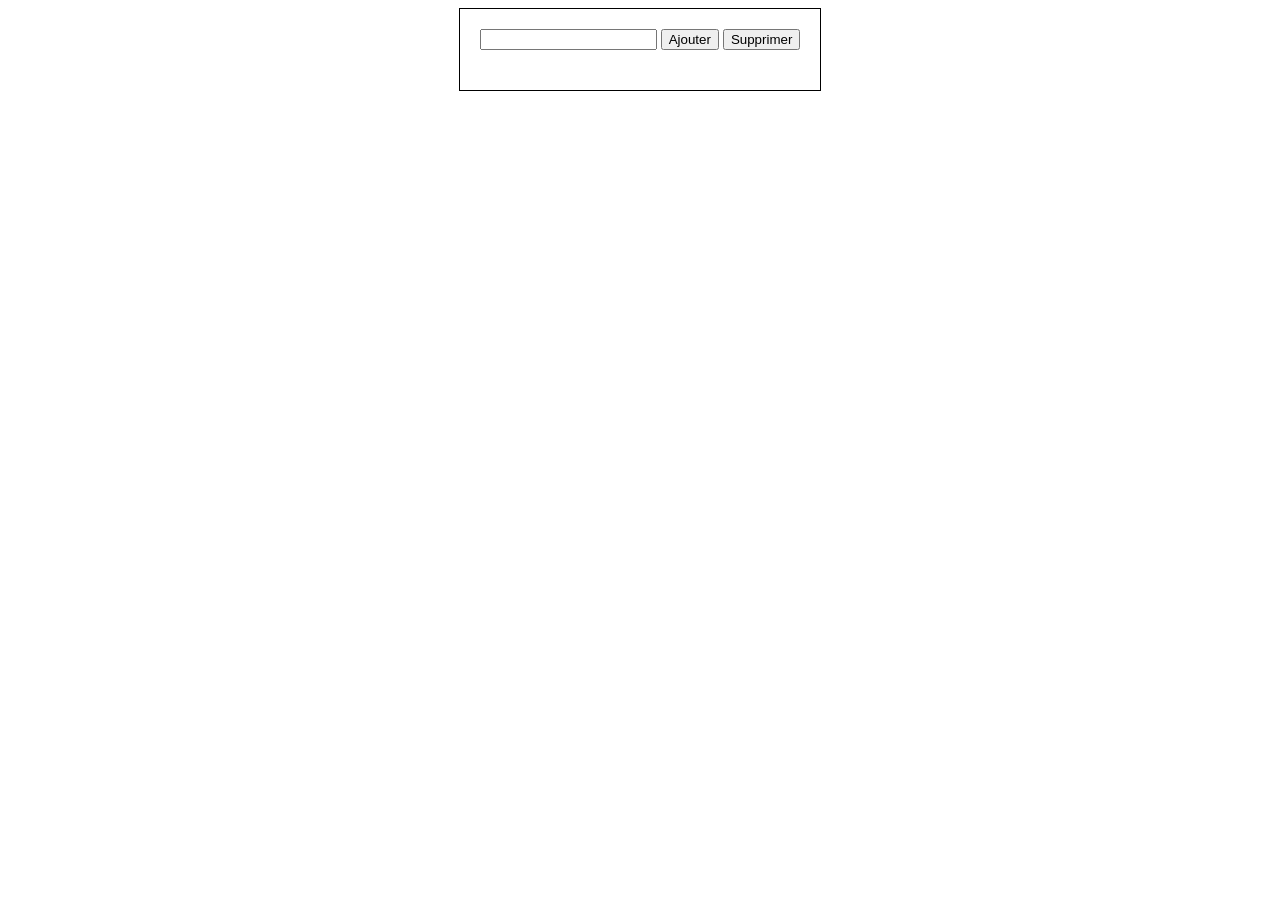
<file: exercice-1/index.html>
<!doctype html>
<html lang="en">
    <head>
        <meta charset="UTF-8" />
        <meta name="viewport" content="width=device-width, initial-scale=1.0" />
        <title>Document</title>
        <link rel="stylesheet" href="style.css">
    </head>
    <body>
        <main>
            <div class="user-input">
                <input type="text" name="nom-ville">
                <button onclick="ajouter()">Ajouter</button>
                <button onclick="supprimerVilles()">Supprimer</button>
            </div>
            <div class="list-villes">
                <ul>
                </ul>
            </div>
        </main>


        <script src="main.js"></script>
    </body>
</html>
</file>
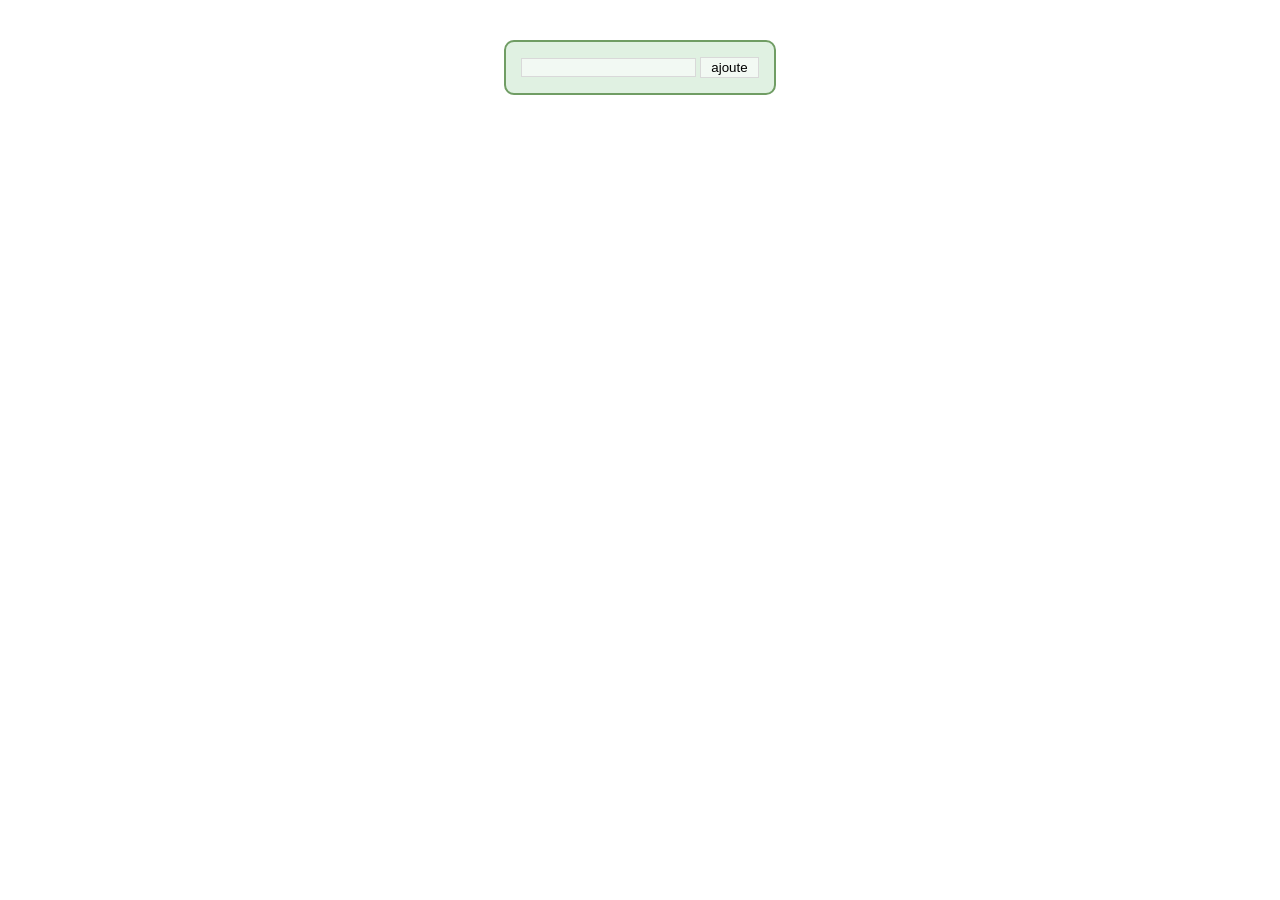
<file: exercice-2/index.html>
<!doctype html>
<html lang="en">
    <head>
        <meta charset="UTF-8" />
        <meta name="viewport" content="width=device-width, initial-scale=1.0" />
        <title>Document</title>
        <link rel="stylesheet" href="style.css">
    </head>
    <body>
        <main>
            <div class="insert-post">
                <input type="text">
                <button onclick="ajoutePoste()">ajoute</button>
            </div>
            <div class="posts">
            </div>
        </main>
        <script src="main.js"></script>
    </body>
</html>
</file>
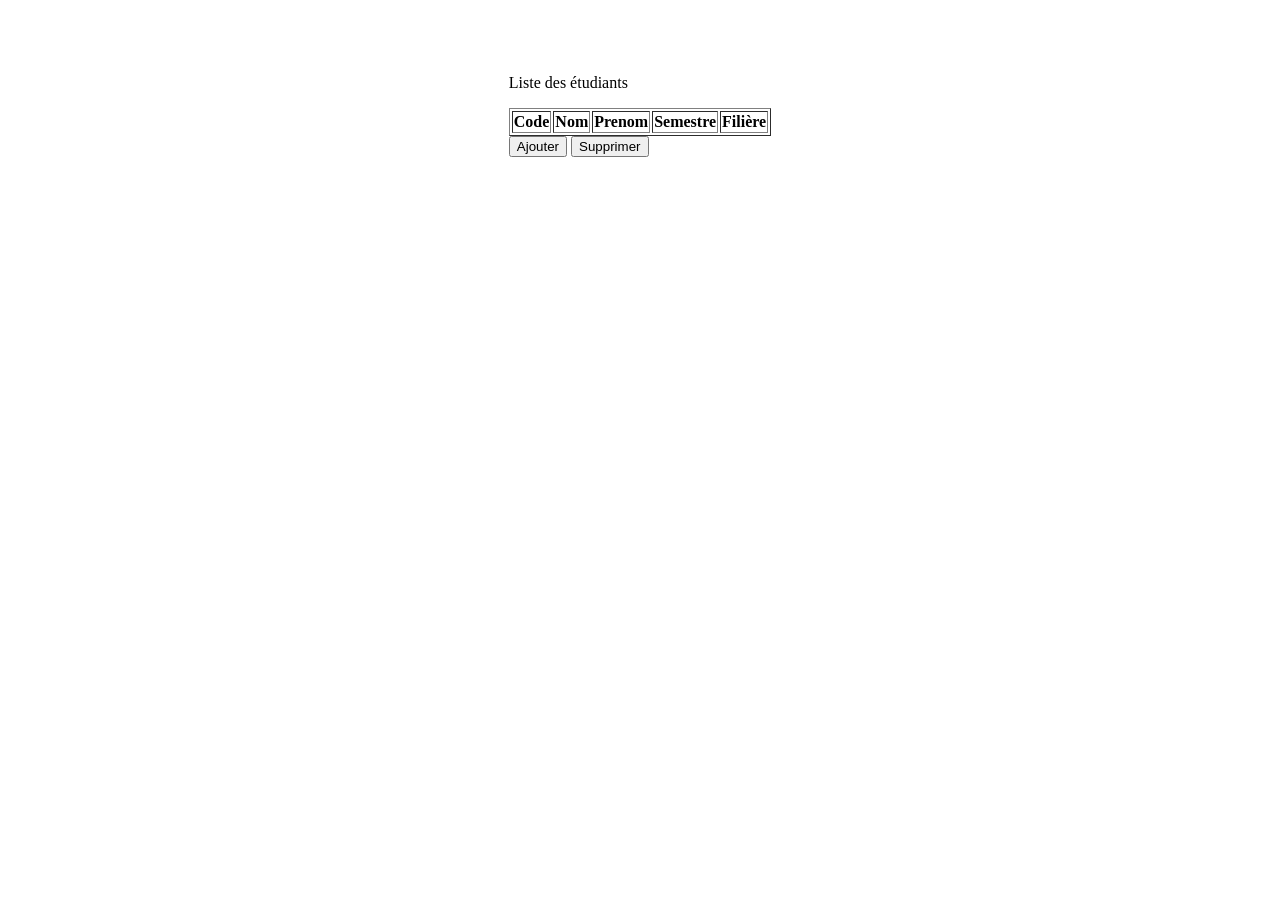
<file: exercice-3/index.html>
<!doctype html>
<html lang="en">
    <head>
        <meta charset="UTF-8" />
        <meta name="viewport" content="width=device-width, initial-scale=1.0" />
        <title>Document</title>
        <link rel="stylesheet" href="style.css">
    </head>
    <body>
        <main>
            <form action="" style="display: none;">
                <div class="champs">
                    <input type="text" name="code">
                    <input type="text" name="nom">
                    <input type="text" name="prenom">
                    <input type="text" name="semestre">
                    <input type="text" name="filiere">
                </div>
                <button type="button" onclick="ajouteEtudiant()">Ajouter</button>
                <button type="button" onclick="annuler()">Annuler</button>
            </form>
            <p>Liste des étudiants</p>
            <table border="1">
                <thead>
                    <tr>
                        <th>Code</th>
                        <th>Nom</th>
                        <th>Prenom</th>
                        <th>Semestre</th>
                        <th>Filière</th>
                    </tr>
                </thead>
                <tbody>
                    
                </tbody>
            </table>
            <button type="button" onclick="afficheFormulaire()">Ajouter</button>
            <button type="button" onclick="supprimerEtudiant()">Supprimer</button>
        </main>

        <script src="main.js"></script>
    </body>
</html>
</file>
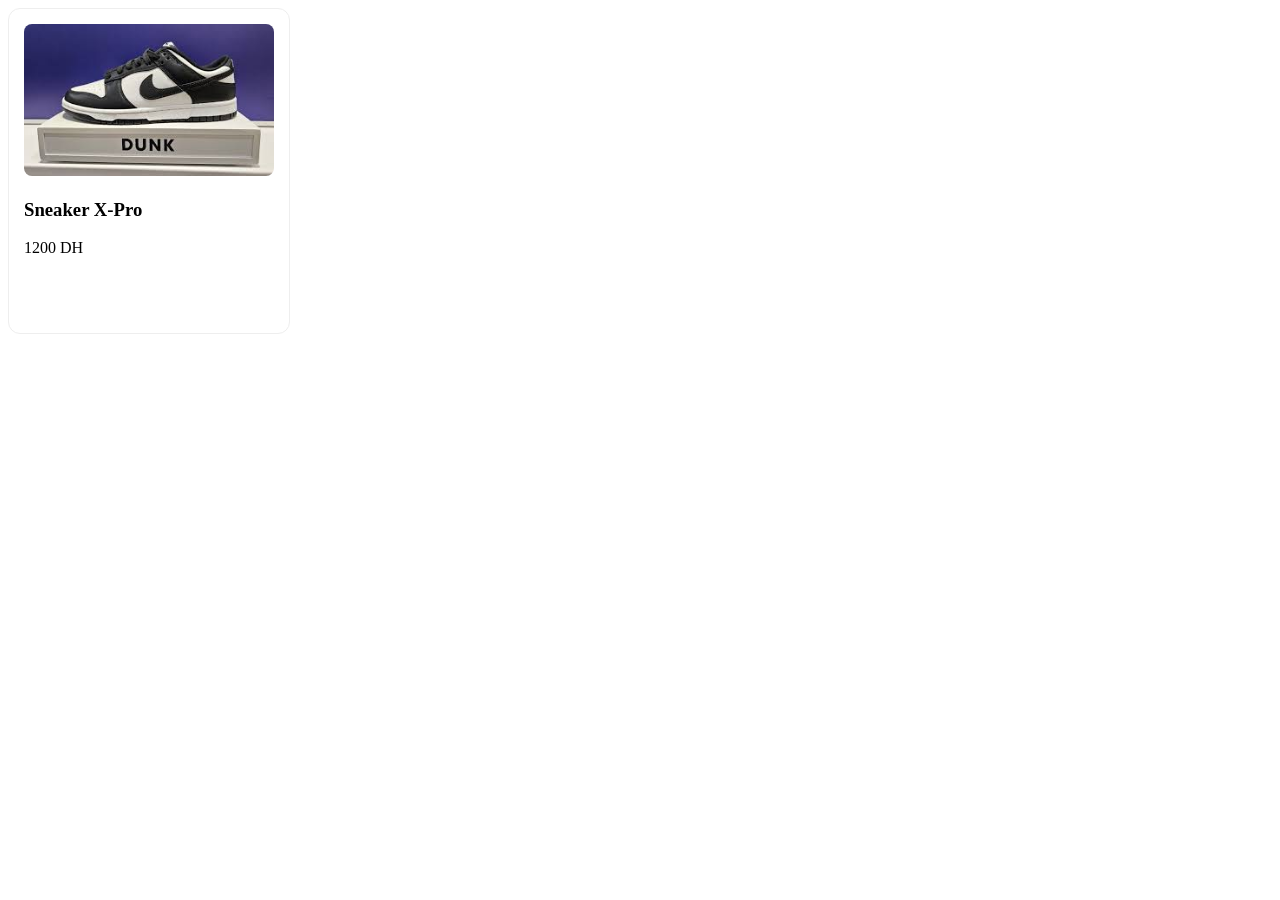
<file: events/exercice1/index.html>
<!doctype html>
<html lang="en">
    <head>
        <meta charset="UTF-8" />
        <meta name="viewport" content="width=device-width, initial-scale=1.0" />
        <title>Exercice 1</title>
        <style>
            .product-card { width: 250px; border: 1px solid #eee; border-radius: 12px; padding: 15px; position: relative; overflow: hidden; transition: box-shadow 0.3s; }
            .product-image { width: 100%; border-radius: 8px; }
            .hidden { opacity: 0; transform: translateY(20px); pointer-events: none; transition: all 0.3s ease; }
            .visible { opacity: 1; transform: translateY(0); pointer-events: auto; }
            .add-to-cart-btn { width: 100%; padding: 10px; background: #000; color: #fff; border: none; border-radius: 6px; cursor: pointer; margin-top: 10px; }
        </style>
    </head>
    <body>
        <div class="product-card" id="card">
            <img src="sneaker.jpg" alt="Sneaker X" class="product-image">
            <div class="product-info">
                <h3>Sneaker X-Pro</h3>
                <p>1200 DH</p>
            </div>
            <button id="addBtn" class="add-to-cart-btn hidden">Ajouter au panier</button>
        </div>
        <script src="main.js"></script>
    </body>
</html>
</file>
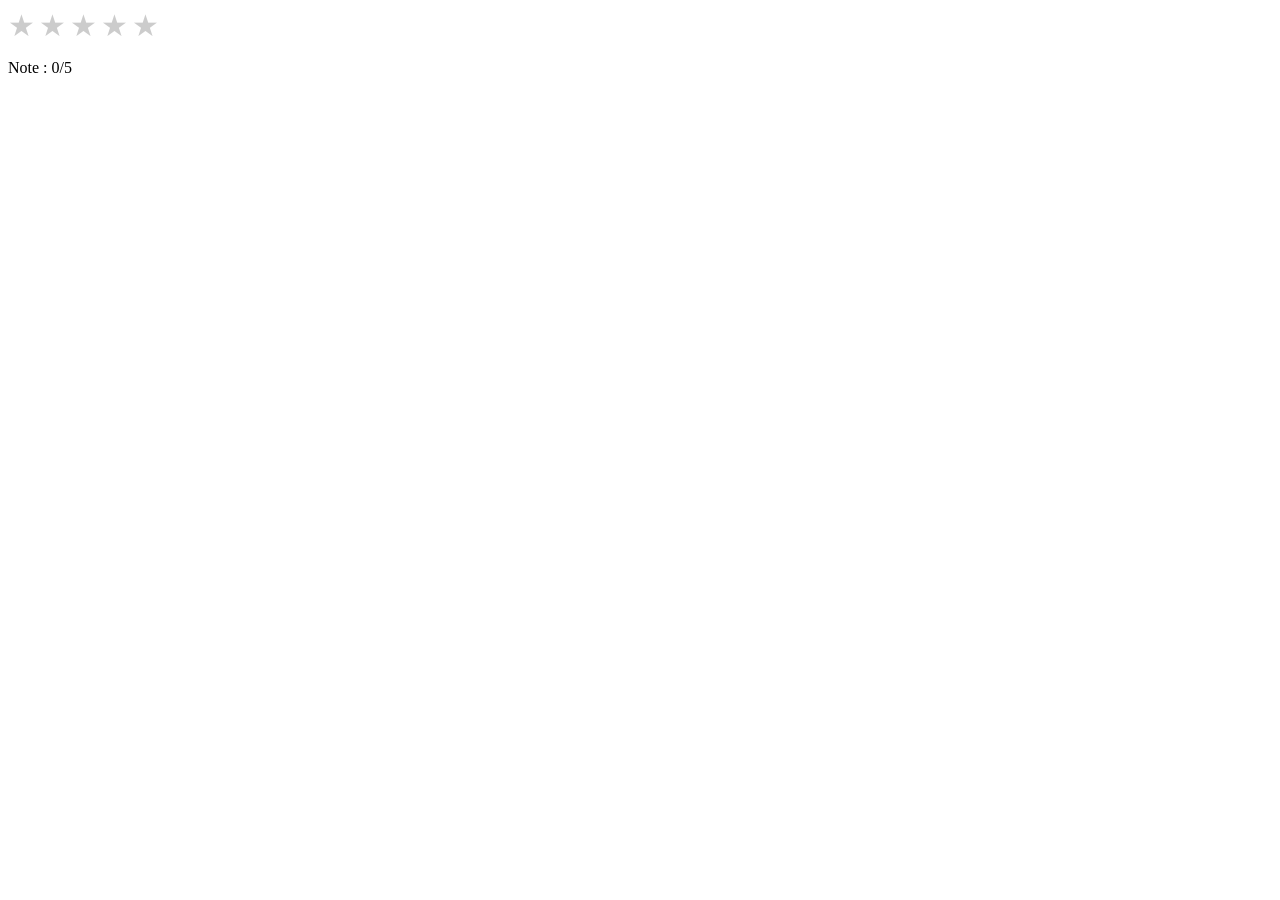
<file: events/exercice2/index.html>
<!doctype html>
<html lang="en">
    <head>
        <meta charset="UTF-8" />
        <meta name="viewport" content="width=device-width, initial-scale=1.0" />
        <title>Exercice 2</title>
        <style>
            .star { font-size: 30px; color: #ccc; cursor: pointer; transition: color 0.2s; }
            .star.hovered { color: #ffd700; } /* Jaune */
            .star.selected { color: #ffaa00; } /* Orange foncé */
        </style>
    </head>
    <body>
        <div class="rating-container" id="starRating">
            <span class="star" data-value="1">★</span>
            <span class="star" data-value="2">★</span>
            <span class="star" data-value="3">★</span>
            <span class="star" data-value="4">★</span>
            <span class="star" data-value="5">★</span>
        </div>
        <p id="ratingText">Note : 0/5</p>

        <script src="main.js"></script>
    </body>
</html>
</file>
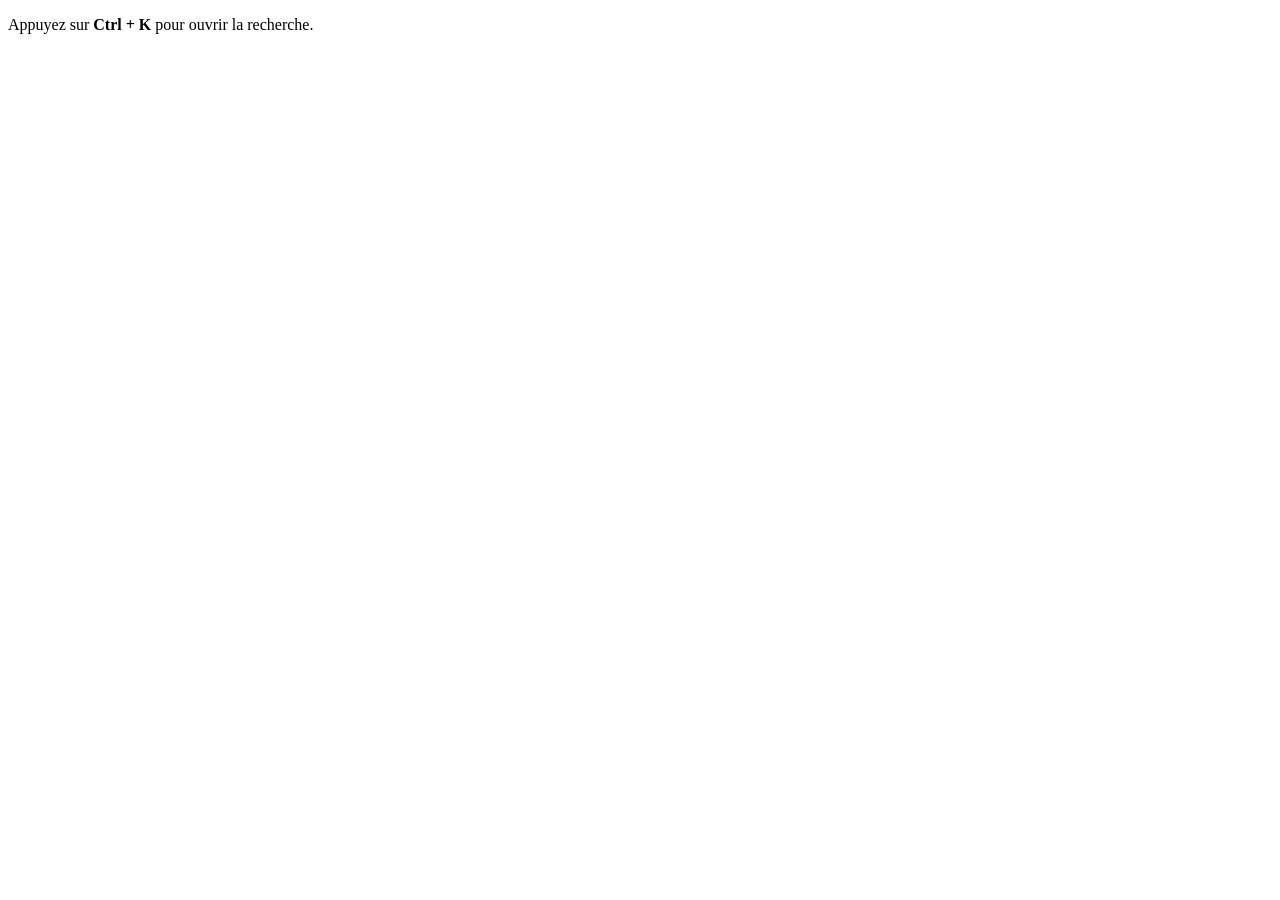
<file: events/exercice3/index.html>
<!doctype html>
<html lang="en">
    <head>
        <meta charset="UTF-8" />
        <meta name="viewport" content="width=device-width, initial-scale=1.0" />
        <title>Exercice 3</title>
        <style>
            .modal { position: fixed; top: 0; left: 0; width: 100%; height: 100%; background: rgba(0,0,0,0.5); display: flex; justify-content: center; align-items: flex-start; padding-top: 10vh; }
            .modal-content { background: white; padding: 20px; border-radius: 8px; width: 400px; }
            .modal input { width: 100%; padding: 10px; font-size: 16px; border: 1px solid #ccc; border-radius: 4px; }
            .hide { display: none; }
        </style>
    </head>
    <body>
        <div id="searchModal" class="modal hide">
            <div class="modal-content">
                <input type="text" id="searchInput" placeholder="Rechercher... (Échap pour fermer)">
            </div>
        </div>
        <p>Appuyez sur <strong>Ctrl + K</strong> pour ouvrir la recherche.</p>
        <script src="main.js"></script>
    </body>
</html>
</file>
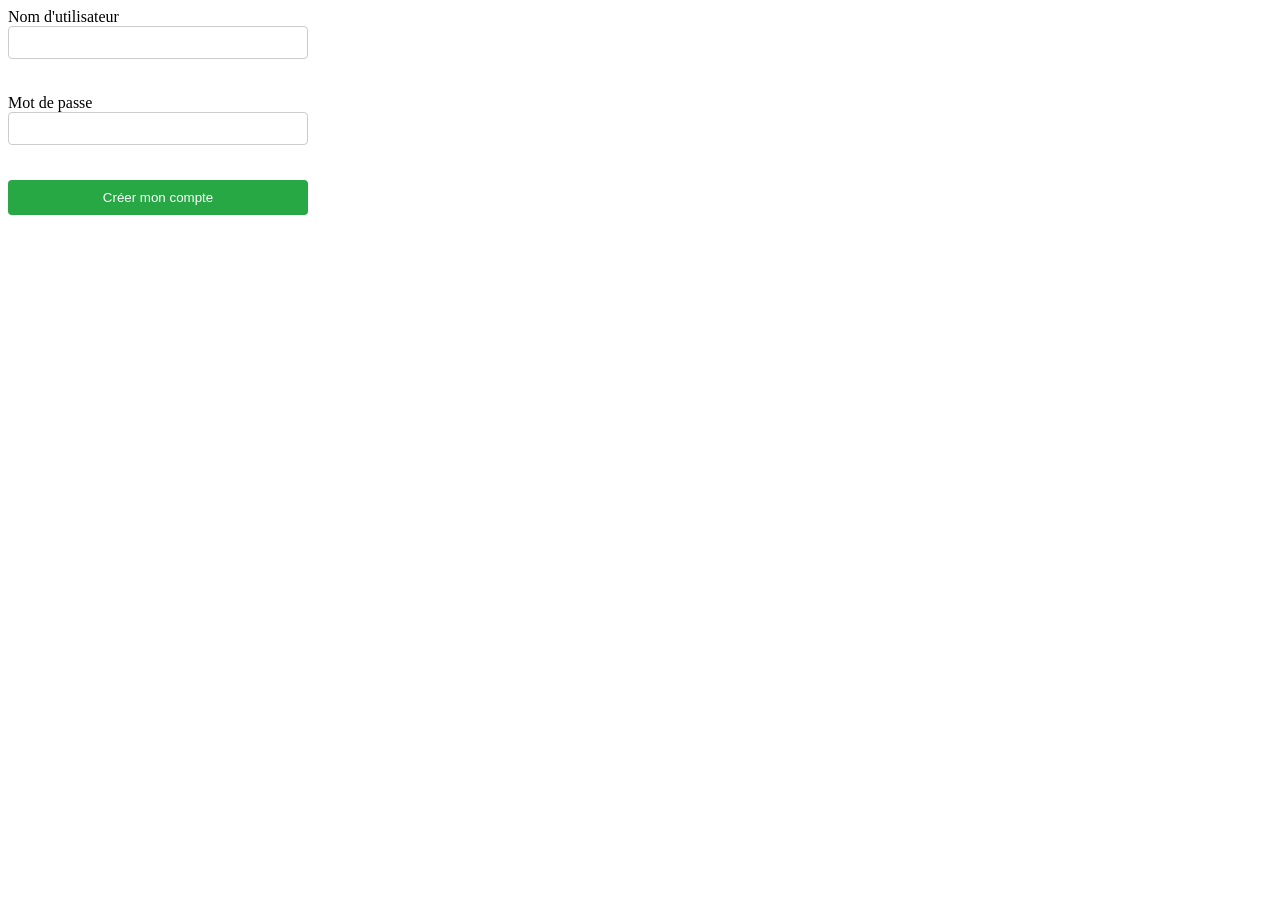
<file: events/exercice5/index.html>
<!doctype html>
<html lang="en">
    <head>
        <meta charset="UTF-8" />
        <meta name="viewport" content="width=device-width, initial-scale=1.0" />
        <title>Exercice 5</title>
        <style>
            .modern-form {
                max-width: 300px;
                display: flex;
                flex-direction: column;
                gap: 15px;
            }
            .form-group {
                display: flex;
                flex-direction: column;
            }
            input {
                padding: 8px;
                border: 1px solid #ccc;
                border-radius: 4px;
            }
            input.invalid {
                border-color: red;
            }
            .error-msg {
                color: red;
                font-size: 12px;
                height: 15px;
                margin-top: 5px;
            }
            .success {
                color: green;
                font-weight: bold;
                margin-top: 20px;
            }
            .hide {
                display: none;
            }
            button {
                padding: 10px;
                background: #28a745;
                color: white;
                border: none;
                border-radius: 4px;
                cursor: pointer;
            }
        </style>
    </head>
    <body>
        <form id="registerForm" class="modern-form">
            <div class="form-group">
                <label>Nom d'utilisateur</label>
                <input type="text" id="username" name="username"/>
                <span class="error-msg" id="errorName"></span>
            </div>
            <div class="form-group">
                <label>Mot de passe</label>
                <input type="password" id="password" name="pass"/>
                <span class="error-msg" id="errorPwd"></span>
            </div>
            <button type="submit">Créer mon compte</button>
        </form>
        <div id="successMsg" class="success hide">Inscription réussie !</div>
        <script src="main.js"></script>
    </body>
</html>
</file>
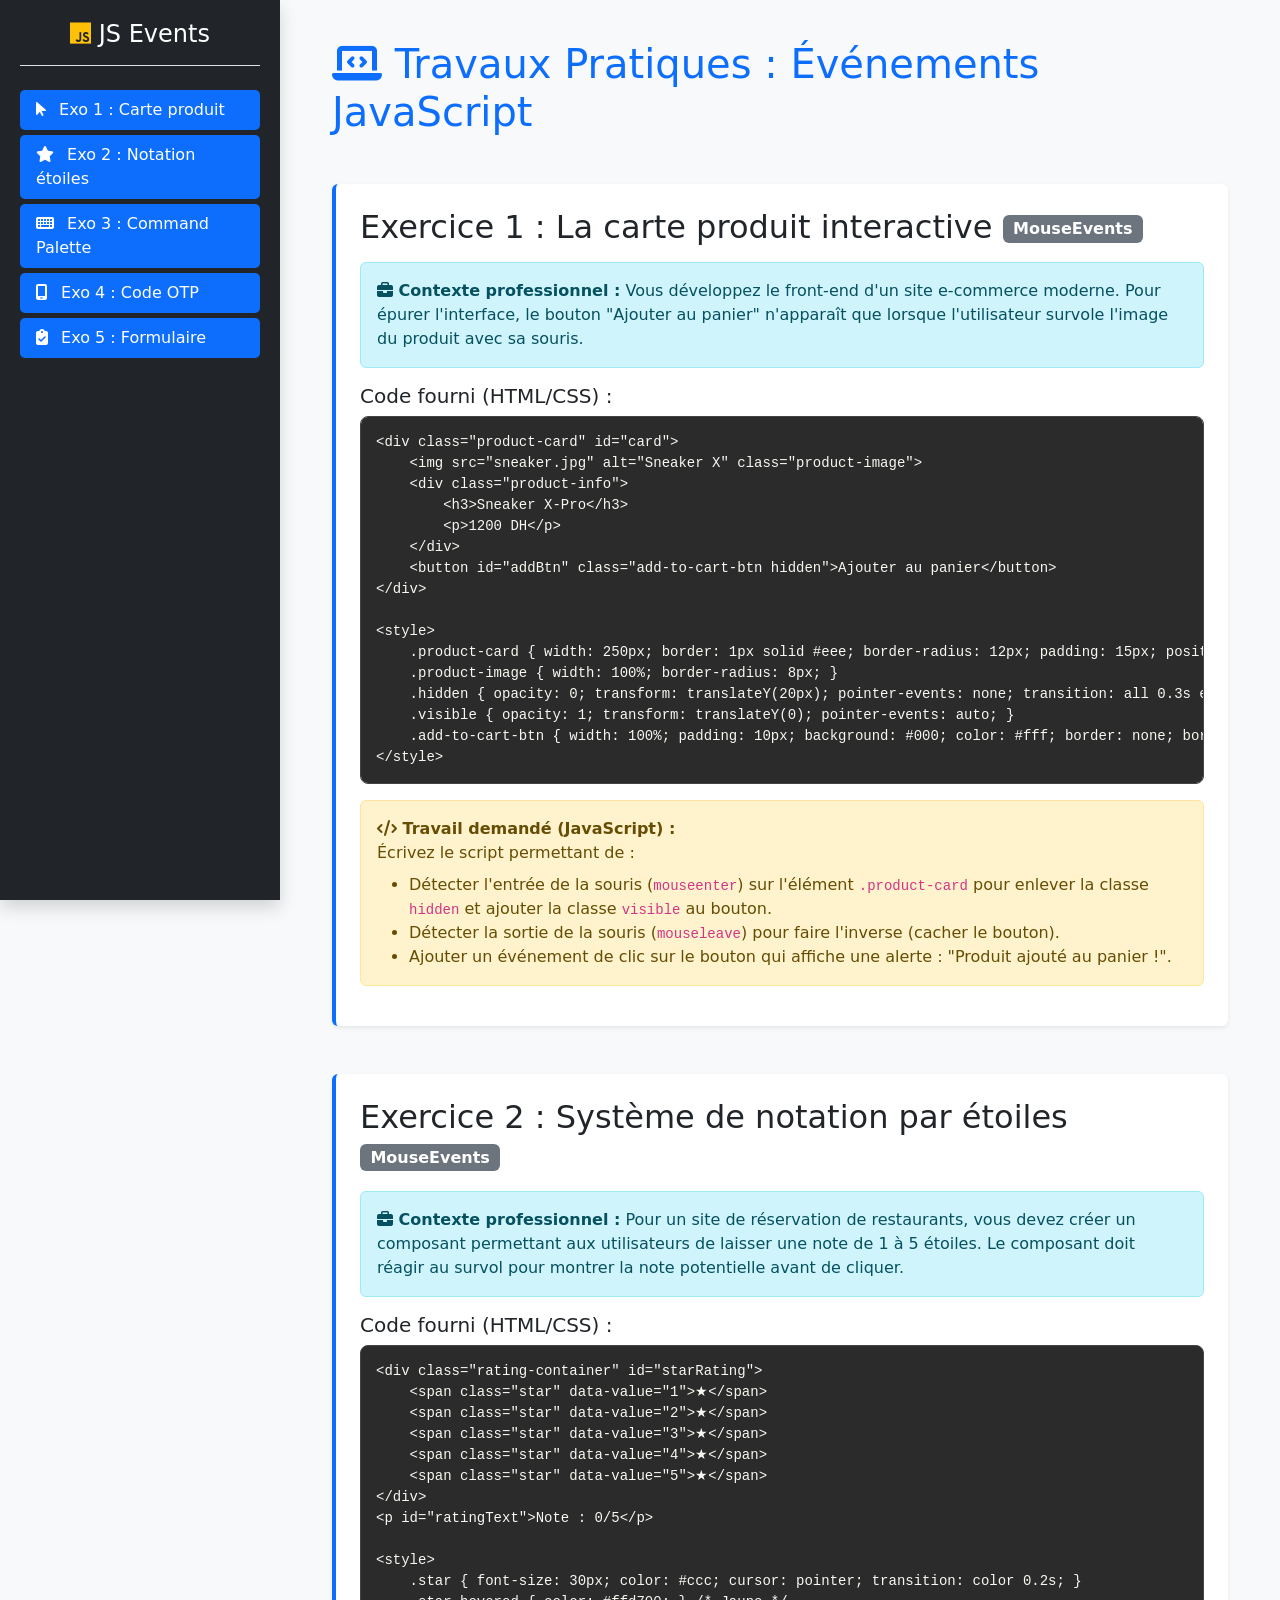
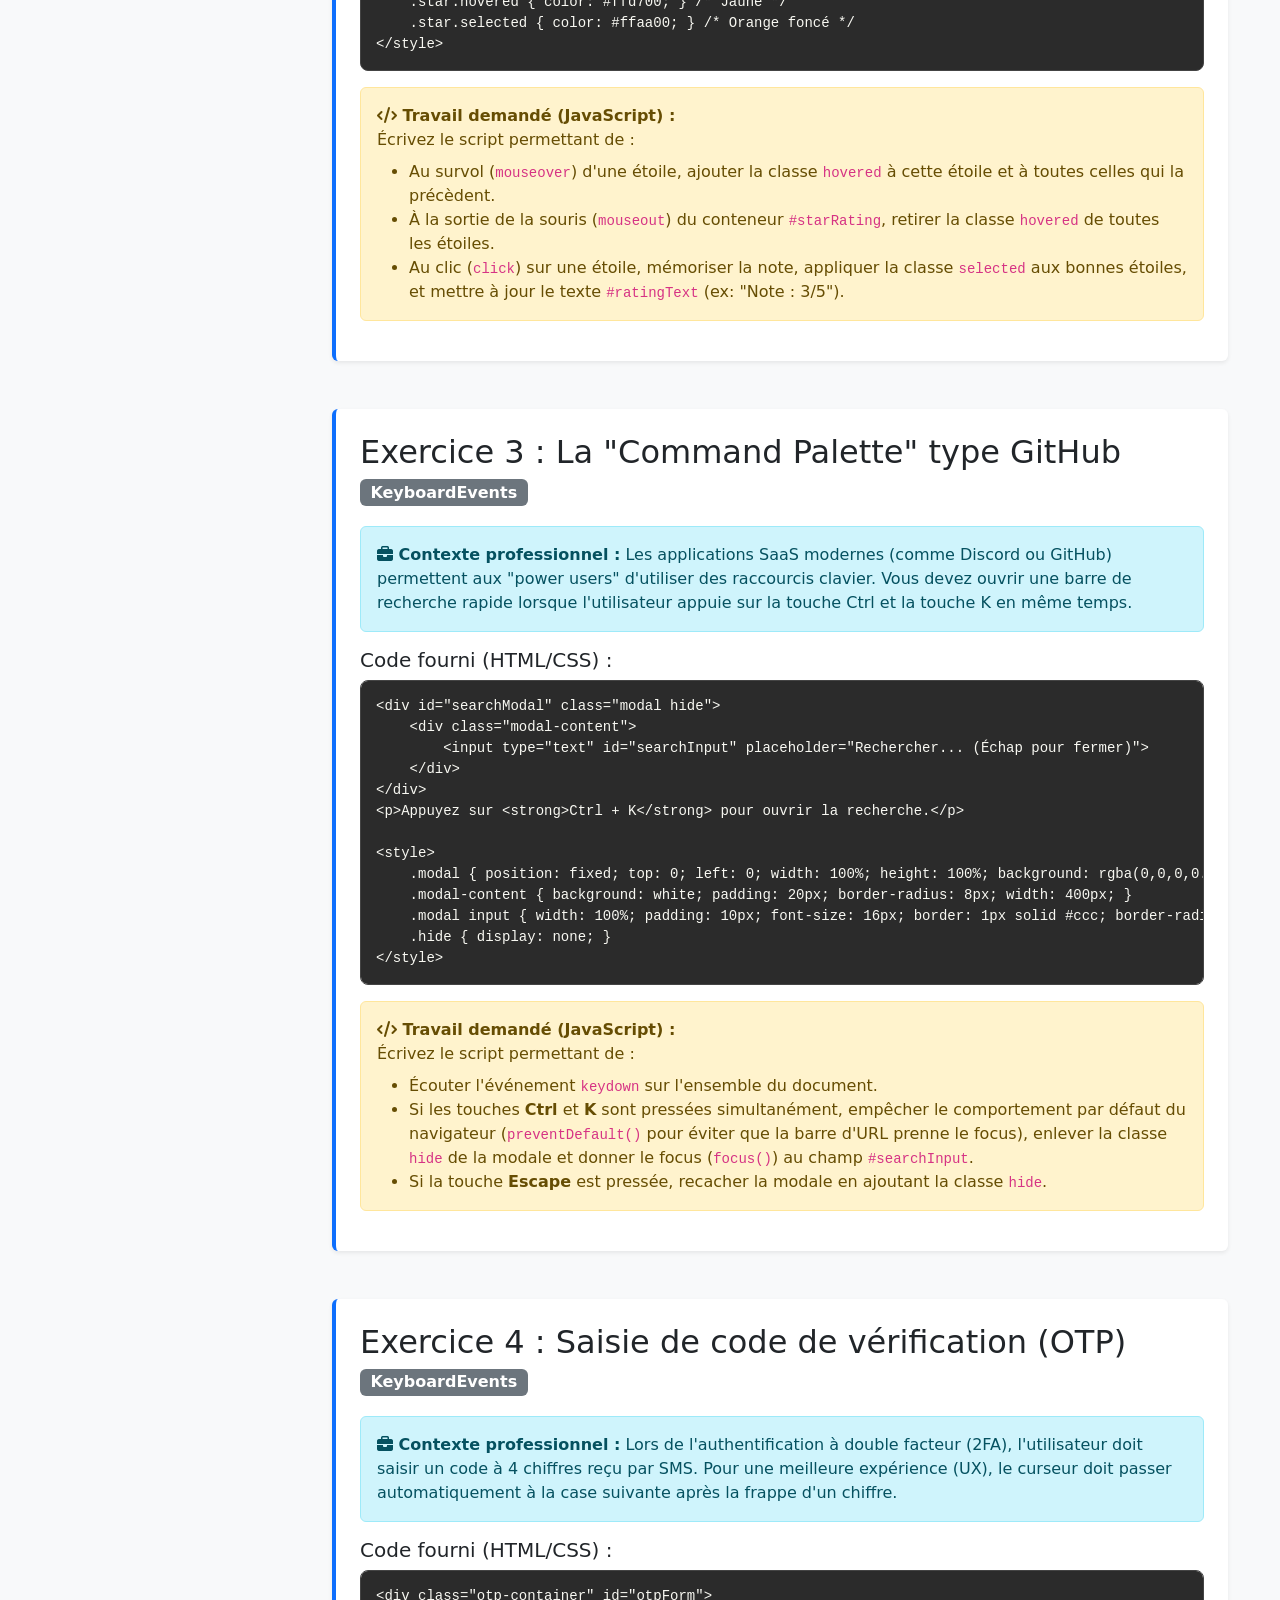
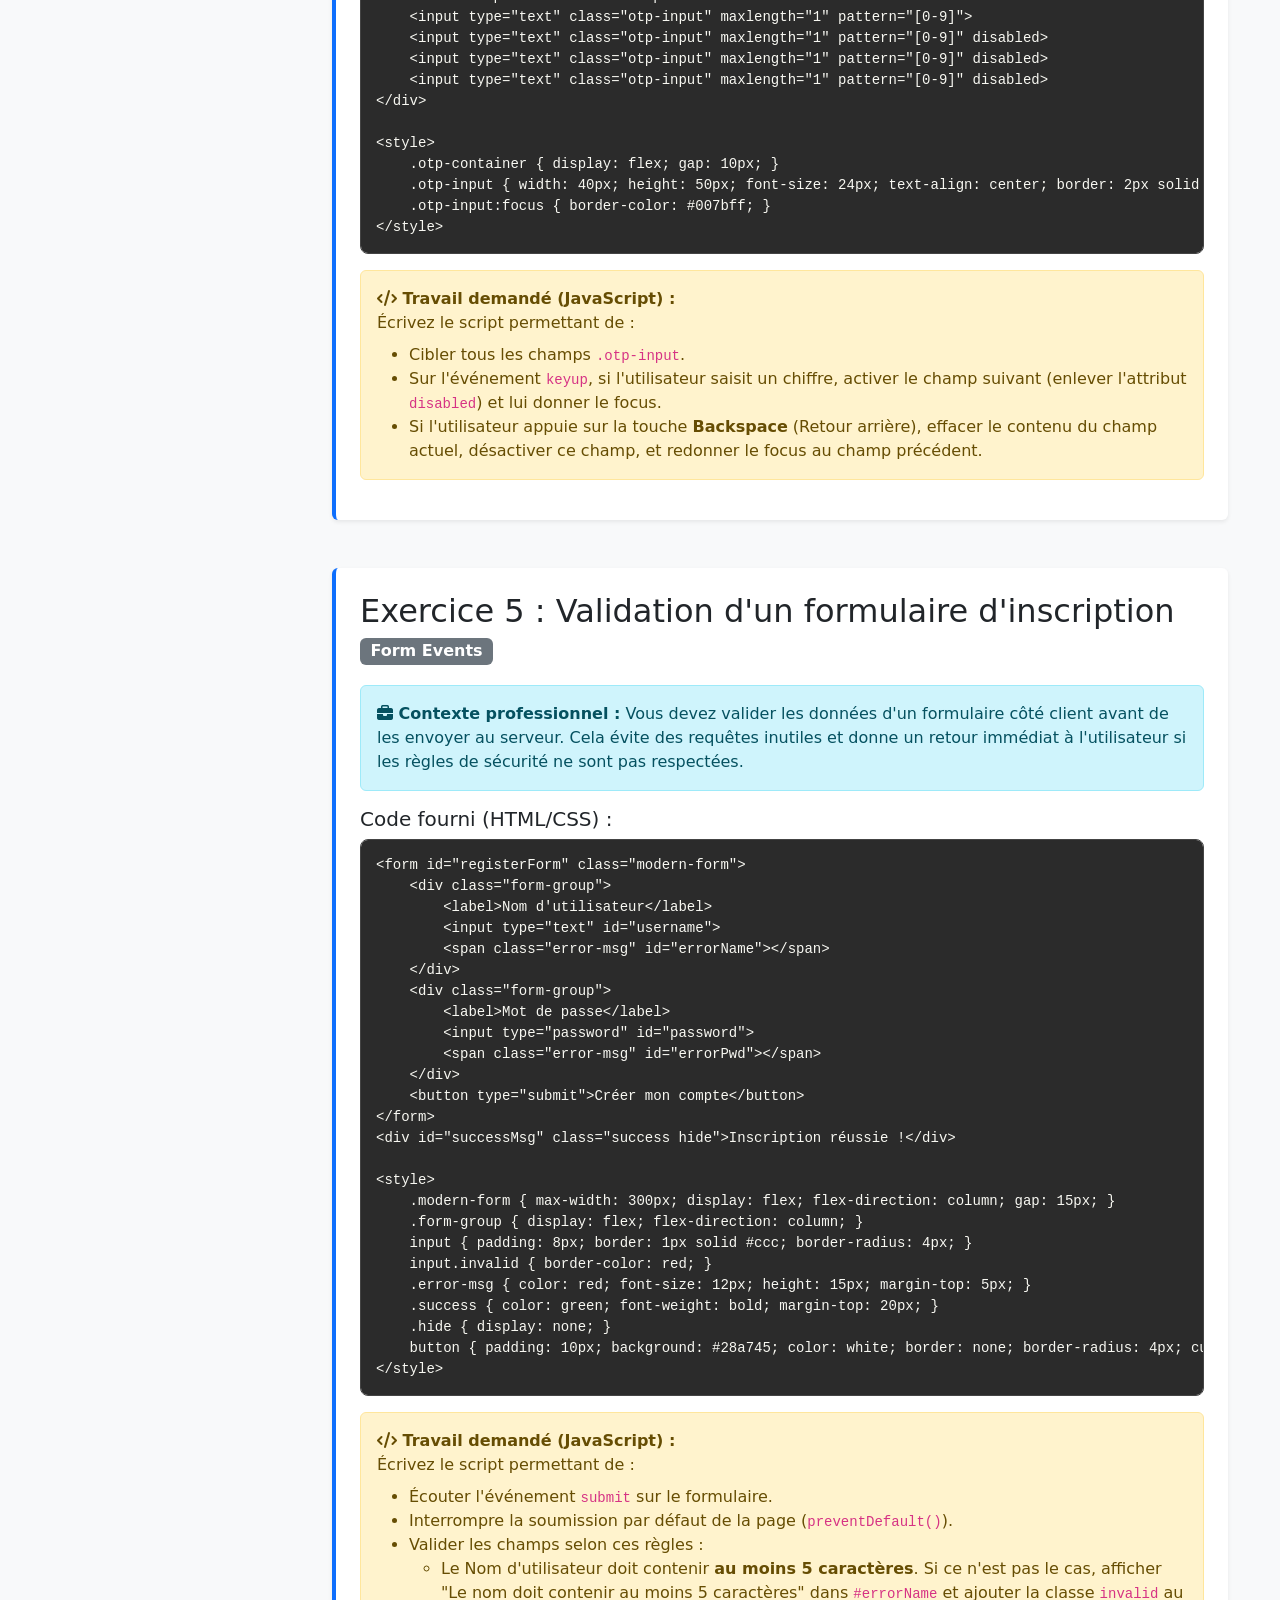
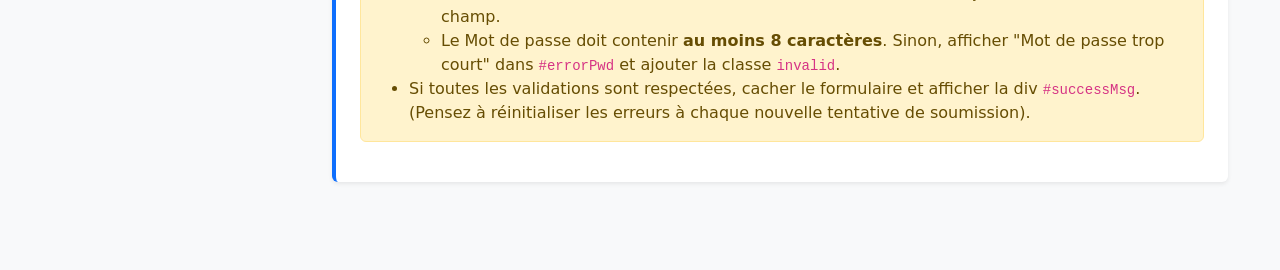
<file: events/Gérer les événements utilisateur(Exercices).html>
<!DOCTYPE html>
<html lang="fr">
<head>
    <meta charset="UTF-8">
    <meta name="viewport" content="width=device-width, initial-scale=1.0">
    <title>Atelier JavaScript : Événements</title>
    
    <link href="https://cdn.jsdelivr.net/npm/bootstrap@5.3.2/dist/css/bootstrap.min.css" rel="stylesheet">
    <link rel="stylesheet" href="https://cdnjs.cloudflare.com/ajax/libs/font-awesome/6.4.2/css/all.min.css">
    
    <style>
        /* Styles personnalisés */
        html {
            scroll-behavior: smooth;
        }
        body {
            background-color: #f8f9fa;
        }
        /* Menu latéral fixe sombre */
        .sidebar {
            position: fixed;
            top: 0;
            left: 0;
            height: 100vh;
            width: 280px;
            background-color: #212529;
            color: white;
            padding: 20px;
            overflow-y: auto;
            z-index: 1000;
        }
        .sidebar .nav-link {
            color: #adb5bd;
            border-radius: 5px;
            margin-bottom: 5px;
            transition: all 0.3s ease;
        }
        .sidebar .nav-link:hover, .sidebar .nav-link.active {
            color: #fff;
            background-color: #0d6efd;
        }
        /* Contenu principal */
        .main-content {
            margin-left: 280px;
            padding: 40px;
        }
        /* Blocs de code stylisés */
        pre {
            background-color: #2b2b2b;
            color: #f8f8f2;
            padding: 15px;
            border-radius: 8px;
            overflow-x: auto;
            border: 1px solid #444;
        }
        code {
            font-family: 'Courier New', Courier, monospace;
        }
        /* Ajustement responsive */
        @media (max-width: 768px) {
            .sidebar {
                width: 100%;
                height: auto;
                position: relative;
            }
            .main-content {
                margin-left: 0;
                padding: 20px;
            }
        }
    </style>
</head>
<body>

    <nav class="sidebar shadow">
        <h4 class="mb-4 text-center border-bottom pb-3">
            <i class="fa-brands fa-js text-warning"></i> JS Events
        </h4>
        <ul class="nav flex-column">
            <li class="nav-item">
                <a class="nav-link" href="#exo1"><i class="fa-solid fa-mouse-pointer me-2"></i> Exo 1 : Carte produit</a>
            </li>
            <li class="nav-item">
                <a class="nav-link" href="#exo2"><i class="fa-solid fa-star me-2"></i> Exo 2 : Notation étoiles</a>
            </li>
            <li class="nav-item">
                <a class="nav-link" href="#exo3"><i class="fa-solid fa-keyboard me-2"></i> Exo 3 : Command Palette</a>
            </li>
            <li class="nav-item">
                <a class="nav-link" href="#exo4"><i class="fa-solid fa-mobile-screen me-2"></i> Exo 4 : Code OTP</a>
            </li>
            <li class="nav-item">
                <a class="nav-link" href="#exo5"><i class="fa-solid fa-clipboard-check me-2"></i> Exo 5 : Formulaire</a>
            </li>
        </ul>
    </nav>

    <main class="main-content">
        <div class="container-fluid max-w-75">
            <h1 class="mb-5 text-primary"><i class="fa-solid fa-laptop-code"></i> Travaux Pratiques : Événements JavaScript</h1>

            <section id="exo1" class="mb-5 bg-white p-4 rounded shadow-sm border-start border-primary border-4">
                <h2>Exercice 1 : La carte produit interactive <span class="badge bg-secondary fs-6 align-middle">MouseEvents</span></h2>
                
                <div class="alert alert-info mt-3">
                    <strong><i class="fa-solid fa-briefcase"></i> Contexte professionnel :</strong> Vous développez le front-end d'un site e-commerce moderne. Pour épurer l'interface, le bouton "Ajouter au panier" n'apparaît que lorsque l'utilisateur survole l'image du produit avec sa souris.
                </div>

                <h5>Code fourni (HTML/CSS) :</h5>
<pre><code>&lt;div class="product-card" id="card"&gt;
    &lt;img src="sneaker.jpg" alt="Sneaker X" class="product-image"&gt;
    &lt;div class="product-info"&gt;
        &lt;h3&gt;Sneaker X-Pro&lt;/h3&gt;
        &lt;p&gt;1200 DH&lt;/p&gt;
    &lt;/div&gt;
    &lt;button id="addBtn" class="add-to-cart-btn hidden"&gt;Ajouter au panier&lt;/button&gt;
&lt;/div&gt;

&lt;style&gt;
    .product-card { width: 250px; border: 1px solid #eee; border-radius: 12px; padding: 15px; position: relative; overflow: hidden; transition: box-shadow 0.3s; }
    .product-image { width: 100%; border-radius: 8px; }
    .hidden { opacity: 0; transform: translateY(20px); pointer-events: none; transition: all 0.3s ease; }
    .visible { opacity: 1; transform: translateY(0); pointer-events: auto; }
    .add-to-cart-btn { width: 100%; padding: 10px; background: #000; color: #fff; border: none; border-radius: 6px; cursor: pointer; margin-top: 10px; }
&lt;/style&gt;</code></pre>

                <div class="alert alert-warning mt-3">
                    <strong><i class="fa-solid fa-code"></i> Travail demandé (JavaScript) :</strong><br>
                    Écrivez le script permettant de :
                    <ul class="mb-0 mt-2">
                        <li>Détecter l'entrée de la souris (<code>mouseenter</code>) sur l'élément <code>.product-card</code> pour enlever la classe <code>hidden</code> et ajouter la classe <code>visible</code> au bouton.</li>
                        <li>Détecter la sortie de la souris (<code>mouseleave</code>) pour faire l'inverse (cacher le bouton).</li>
                        <li>Ajouter un événement de clic sur le bouton qui affiche une alerte : "Produit ajouté au panier !".</li>
                    </ul>
                </div>
            </section>

            <section id="exo2" class="mb-5 bg-white p-4 rounded shadow-sm border-start border-primary border-4">
                <h2>Exercice 2 : Système de notation par étoiles <span class="badge bg-secondary fs-6 align-middle">MouseEvents</span></h2>
                
                <div class="alert alert-info mt-3">
                    <strong><i class="fa-solid fa-briefcase"></i> Contexte professionnel :</strong> Pour un site de réservation de restaurants, vous devez créer un composant permettant aux utilisateurs de laisser une note de 1 à 5 étoiles. Le composant doit réagir au survol pour montrer la note potentielle avant de cliquer.
                </div>

                <h5>Code fourni (HTML/CSS) :</h5>
<pre><code>&lt;div class="rating-container" id="starRating"&gt;
    &lt;span class="star" data-value="1"&gt;★&lt;/span&gt;
    &lt;span class="star" data-value="2"&gt;★&lt;/span&gt;
    &lt;span class="star" data-value="3"&gt;★&lt;/span&gt;
    &lt;span class="star" data-value="4"&gt;★&lt;/span&gt;
    &lt;span class="star" data-value="5"&gt;★&lt;/span&gt;
&lt;/div&gt;
&lt;p id="ratingText"&gt;Note : 0/5&lt;/p&gt;

&lt;style&gt;
    .star { font-size: 30px; color: #ccc; cursor: pointer; transition: color 0.2s; }
    .star.hovered { color: #ffd700; } /* Jaune */
    .star.selected { color: #ffaa00; } /* Orange foncé */
&lt;/style&gt;</code></pre>

                <div class="alert alert-warning mt-3">
                    <strong><i class="fa-solid fa-code"></i> Travail demandé (JavaScript) :</strong><br>
                    Écrivez le script permettant de :
                    <ul class="mb-0 mt-2">
                        <li>Au survol (<code>mouseover</code>) d'une étoile, ajouter la classe <code>hovered</code> à cette étoile et à toutes celles qui la précèdent.</li>
                        <li>À la sortie de la souris (<code>mouseout</code>) du conteneur <code>#starRating</code>, retirer la classe <code>hovered</code> de toutes les étoiles.</li>
                        <li>Au clic (<code>click</code>) sur une étoile, mémoriser la note, appliquer la classe <code>selected</code> aux bonnes étoiles, et mettre à jour le texte <code>#ratingText</code> (ex: "Note : 3/5").</li>
                    </ul>
                </div>
            </section>

            <section id="exo3" class="mb-5 bg-white p-4 rounded shadow-sm border-start border-primary border-4">
                <h2>Exercice 3 : La "Command Palette" type GitHub <span class="badge bg-secondary fs-6 align-middle">KeyboardEvents</span></h2>
                
                <div class="alert alert-info mt-3">
                    <strong><i class="fa-solid fa-briefcase"></i> Contexte professionnel :</strong> Les applications SaaS modernes (comme Discord ou GitHub) permettent aux "power users" d'utiliser des raccourcis clavier. Vous devez ouvrir une barre de recherche rapide lorsque l'utilisateur appuie sur la touche Ctrl et la touche K en même temps.
                </div>

                <h5>Code fourni (HTML/CSS) :</h5>
<pre><code>&lt;div id="searchModal" class="modal hide"&gt;
    &lt;div class="modal-content"&gt;
        &lt;input type="text" id="searchInput" placeholder="Rechercher... (Échap pour fermer)"&gt;
    &lt;/div&gt;
&lt;/div&gt;
&lt;p&gt;Appuyez sur &lt;strong&gt;Ctrl + K&lt;/strong&gt; pour ouvrir la recherche.&lt;/p&gt;

&lt;style&gt;
    .modal { position: fixed; top: 0; left: 0; width: 100%; height: 100%; background: rgba(0,0,0,0.5); display: flex; justify-content: center; align-items: flex-start; padding-top: 10vh; }
    .modal-content { background: white; padding: 20px; border-radius: 8px; width: 400px; }
    .modal input { width: 100%; padding: 10px; font-size: 16px; border: 1px solid #ccc; border-radius: 4px; }
    .hide { display: none; }
&lt;/style&gt;</code></pre>

                <div class="alert alert-warning mt-3">
                    <strong><i class="fa-solid fa-code"></i> Travail demandé (JavaScript) :</strong><br>
                    Écrivez le script permettant de :
                    <ul class="mb-0 mt-2">
                        <li>Écouter l'événement <code>keydown</code> sur l'ensemble du document.</li>
                        <li>Si les touches <strong>Ctrl</strong> et <strong>K</strong> sont pressées simultanément, empêcher le comportement par défaut du navigateur (<code>preventDefault()</code> pour éviter que la barre d'URL prenne le focus), enlever la classe <code>hide</code> de la modale et donner le focus (<code>focus()</code>) au champ <code>#searchInput</code>.</li>
                        <li>Si la touche <strong>Escape</strong> est pressée, recacher la modale en ajoutant la classe <code>hide</code>.</li>
                    </ul>
                </div>
            </section>

            <section id="exo4" class="mb-5 bg-white p-4 rounded shadow-sm border-start border-primary border-4">
                <h2>Exercice 4 : Saisie de code de vérification (OTP) <span class="badge bg-secondary fs-6 align-middle">KeyboardEvents</span></h2>
                
                <div class="alert alert-info mt-3">
                    <strong><i class="fa-solid fa-briefcase"></i> Contexte professionnel :</strong> Lors de l'authentification à double facteur (2FA), l'utilisateur doit saisir un code à 4 chiffres reçu par SMS. Pour une meilleure expérience (UX), le curseur doit passer automatiquement à la case suivante après la frappe d'un chiffre.
                </div>

                <h5>Code fourni (HTML/CSS) :</h5>
<pre><code>&lt;div class="otp-container" id="otpForm"&gt;
    &lt;input type="text" class="otp-input" maxlength="1" pattern="[0-9]"&gt;
    &lt;input type="text" class="otp-input" maxlength="1" pattern="[0-9]" disabled&gt;
    &lt;input type="text" class="otp-input" maxlength="1" pattern="[0-9]" disabled&gt;
    &lt;input type="text" class="otp-input" maxlength="1" pattern="[0-9]" disabled&gt;
&lt;/div&gt;

&lt;style&gt;
    .otp-container { display: flex; gap: 10px; }
    .otp-input { width: 40px; height: 50px; font-size: 24px; text-align: center; border: 2px solid #ccc; border-radius: 8px; outline: none; transition: border-color 0.3s; }
    .otp-input:focus { border-color: #007bff; }
&lt;/style&gt;</code></pre>

                <div class="alert alert-warning mt-3">
                    <strong><i class="fa-solid fa-code"></i> Travail demandé (JavaScript) :</strong><br>
                    Écrivez le script permettant de :
                    <ul class="mb-0 mt-2">
                        <li>Cibler tous les champs <code>.otp-input</code>.</li>
                        <li>Sur l'événement <code>keyup</code>, si l'utilisateur saisit un chiffre, activer le champ suivant (enlever l'attribut <code>disabled</code>) et lui donner le focus.</li>
                        <li>Si l'utilisateur appuie sur la touche <strong>Backspace</strong> (Retour arrière), effacer le contenu du champ actuel, désactiver ce champ, et redonner le focus au champ précédent.</li>
                    </ul>
                </div>
            </section>

            <section id="exo5" class="mb-5 bg-white p-4 rounded shadow-sm border-start border-primary border-4">
                <h2>Exercice 5 : Validation d'un formulaire d'inscription <span class="badge bg-secondary fs-6 align-middle">Form Events</span></h2>
                
                <div class="alert alert-info mt-3">
                    <strong><i class="fa-solid fa-briefcase"></i> Contexte professionnel :</strong> Vous devez valider les données d'un formulaire côté client avant de les envoyer au serveur. Cela évite des requêtes inutiles et donne un retour immédiat à l'utilisateur si les règles de sécurité ne sont pas respectées.
                </div>

                <h5>Code fourni (HTML/CSS) :</h5>
<pre><code>&lt;form id="registerForm" class="modern-form"&gt;
    &lt;div class="form-group"&gt;
        &lt;label&gt;Nom d'utilisateur&lt;/label&gt;
        &lt;input type="text" id="username"&gt;
        &lt;span class="error-msg" id="errorName"&gt;&lt;/span&gt;
    &lt;/div&gt;
    &lt;div class="form-group"&gt;
        &lt;label&gt;Mot de passe&lt;/label&gt;
        &lt;input type="password" id="password"&gt;
        &lt;span class="error-msg" id="errorPwd"&gt;&lt;/span&gt;
    &lt;/div&gt;
    &lt;button type="submit"&gt;Créer mon compte&lt;/button&gt;
&lt;/form&gt;
&lt;div id="successMsg" class="success hide"&gt;Inscription réussie !&lt;/div&gt;

&lt;style&gt;
    .modern-form { max-width: 300px; display: flex; flex-direction: column; gap: 15px; }
    .form-group { display: flex; flex-direction: column; }
    input { padding: 8px; border: 1px solid #ccc; border-radius: 4px; }
    input.invalid { border-color: red; }
    .error-msg { color: red; font-size: 12px; height: 15px; margin-top: 5px; }
    .success { color: green; font-weight: bold; margin-top: 20px; }
    .hide { display: none; }
    button { padding: 10px; background: #28a745; color: white; border: none; border-radius: 4px; cursor: pointer; }
&lt;/style&gt;</code></pre>

                <div class="alert alert-warning mt-3">
                    <strong><i class="fa-solid fa-code"></i> Travail demandé (JavaScript) :</strong><br>
                    Écrivez le script permettant de :
                    <ul class="mb-0 mt-2">
                        <li>Écouter l'événement <code>submit</code> sur le formulaire.</li>
                        <li>Interrompre la soumission par défaut de la page (<code>preventDefault()</code>).</li>
                        <li>Valider les champs selon ces règles :
                            <ul>
                                <li>Le Nom d'utilisateur doit contenir <strong>au moins 5 caractères</strong>. Si ce n'est pas le cas, afficher "Le nom doit contenir au moins 5 caractères" dans <code>#errorName</code> et ajouter la classe <code>invalid</code> au champ.</li>
                                <li>Le Mot de passe doit contenir <strong>au moins 8 caractères</strong>. Sinon, afficher "Mot de passe trop court" dans <code>#errorPwd</code> et ajouter la classe <code>invalid</code>.</li>
                            </ul>
                        </li>
                        <li>Si toutes les validations sont respectées, cacher le formulaire et afficher la div <code>#successMsg</code>. (Pensez à réinitialiser les erreurs à chaque nouvelle tentative de soumission).</li>
                    </ul>
                </div>
            </section>

        </div>
    </main>

    <script src="https://cdn.jsdelivr.net/npm/bootstrap@5.3.2/dist/js/bootstrap.bundle.min.js"></script>
    
    <script>
        document.addEventListener("DOMContentLoaded", function() {
            const sections = document.querySelectorAll("section");
            const navLinks = document.querySelectorAll(".sidebar .nav-link");

            window.addEventListener("scroll", () => {
                let current = "";
                sections.forEach(section => {
                    const sectionTop = section.offsetTop;
                    if (scrollY >= sectionTop - 60) {
                        current = section.getAttribute("id");
                    }
                });

                navLinks.forEach(link => {
                    link.classList.remove("active");
                    if (link.getAttribute("href").includes(current)) {
                        link.classList.add("active");
                    }
                });
            });
        });
    </script>
</body>
</html>
</file>
<file: exercice-1/style.css>
main {
    border: 1px solid black;
    width: fit-content;
    padding: 20px;
    margin: auto;
}
.list-villes {
    width: 70%;
    margin: 20px auto;
}
.list-villes ul {
    margin: 0;
    padding: 0;
    list-style: none;
}
.list-villes ul li {
    margin-bottom: 3px;
    padding: 8px 0;
    border: 1px solid black;
    border-radius: 10px;
    background-color: #c0d6ee;
    font-size: 1.1rem;
    text-align: center;
    cursor: pointer;
}
</file>
<file: exercice-2/style.css>
main {
    width: fit-content;
    margin: 40px auto 0;
}
main .insert-post {
    background-color: #e0f1e2;
    padding: 15px;
    border: 2px solid #709d64;
    border-radius: 10px;
}
main .insert-post input {
    background-color: #f2f9f3;
    border: 1px solid rgb(217, 217, 217);
}
main .insert-post button {
    background-color: #f2f9f3;
    border: 1px solid rgb(217, 217, 217);
    padding: 2px 10px;
}
.posts {
    margin: 3px 0;
}
.posts .post {
    background-color: #b7ccfb;
    margin: 3px 0;
    padding: 5px 15px;
    border: 2px solid #949dd2;
    border-radius: 10px;
}
.posts .post h3 {
    margin: 0;
}
.posts .post p {
    background-color: #e3eaf6;
    padding: 5px;
    border-radius: 6px;
    margin: 6px 0;
}
.posts .post .add-comment {
    background-color: #e3eaf6;
    padding: 3px;
    border-radius: 6px;
    margin: 6px 0;
}
.posts .post .add-comment input {
    border: 1px solid rgb(217, 217, 217);
    background-color: #edeff4;
}
.posts .post .add-comment button {
    background-color: #edeff4;
    border: 1px solid rgb(217, 217, 217);
    padding: 2px 10px;
}
</file>
<file: exercice-3/style.css>
body {
    display: flex;
    justify-content: center;
    padding-top: 50px;
}
form .champs {
    width: fit-content;
    display: inline-block;
}
form .champs input {
    display: block;
}
</file>
